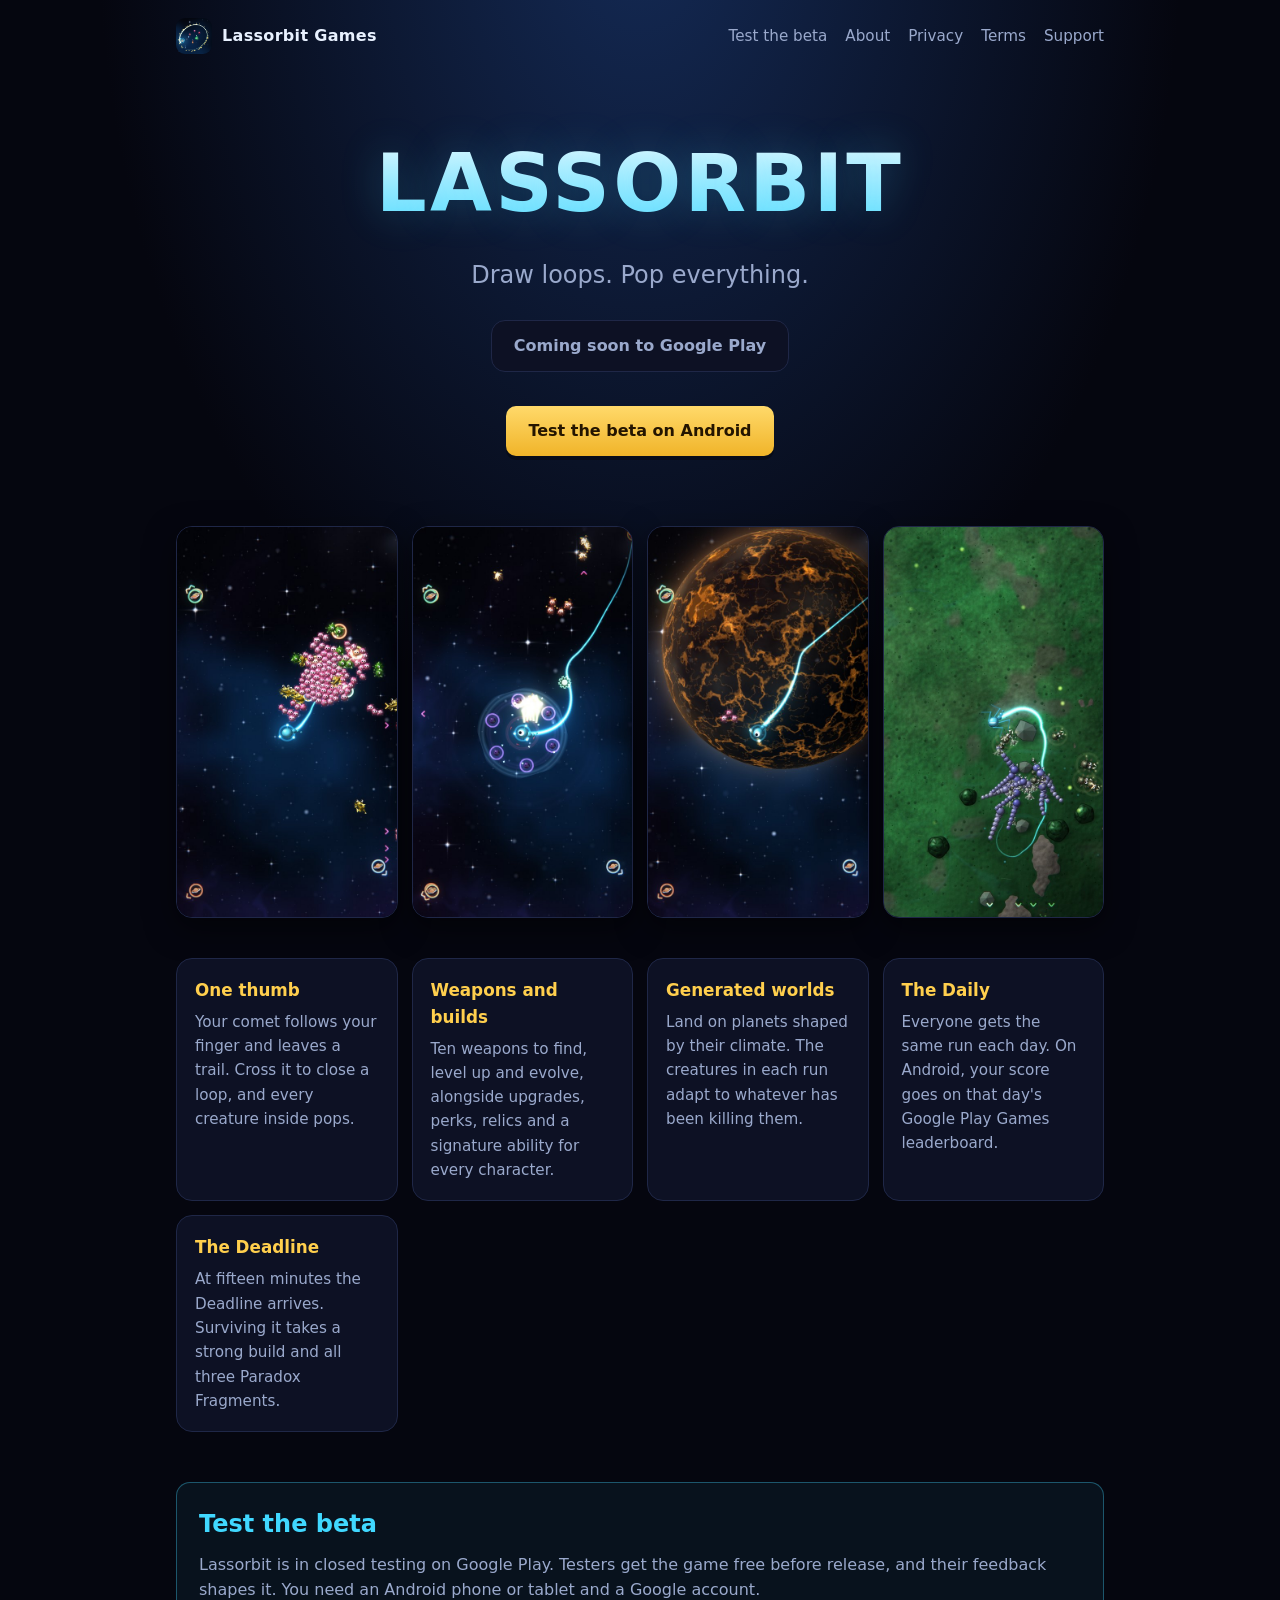
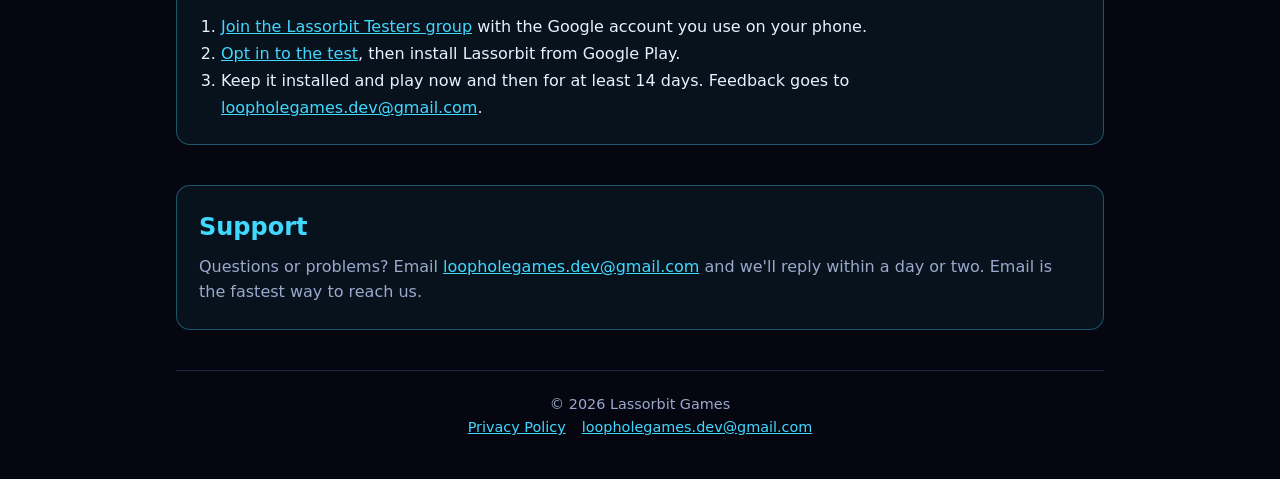
<file: index.html>
<!doctype html>
<html lang="en">
<head>
<meta charset="utf-8">
<meta name="viewport" content="width=device-width, initial-scale=1">
<title>Lassorbit: Draw loops. Pop everything.</title>
<meta name="description" content="Lassorbit is a one-thumb space roguelite by Lassorbit Games. Cross your own trail to close a loop, and everything inside pops.">
<link rel="icon" href="img/icon.png">
<link rel="stylesheet" href="style.css">
</head>
<body>
<div class="wrap">
  <header class="top">
    <a class="brand" href="./"><img src="img/icon.png" alt="">Lassorbit Games</a>
    <nav><a href="#beta">Test the beta</a><a href="#about">About</a><a href="privacy.html">Privacy</a><a href="terms.html">Terms</a><a href="#support">Support</a></nav>
  </header>

  <section class="hero">
    <h1>LASSORBIT</h1>
    <p class="tag">Draw loops. Pop everything.</p>
    <span class="badge soon">Coming soon to Google Play</span>
    <p><a class="cta" href="#beta">Test the beta on Android</a></p>
  </section>

  <section class="shots" aria-label="Screenshots">
    <img src="img/loop.jpg" alt="A loop closing around a swarm">
    <img src="img/weapons.jpg" alt="Evolved weapons clearing a crowd">
    <img src="img/boss.jpg" alt="Flying past a molten planet">
    <img src="img/planet.jpg" alt="Landed on an alien world">
  </section>

  <section id="about" class="features">
    <div class="card"><h3>One thumb</h3><p>Your comet follows your finger and leaves a trail. Cross it to close a loop, and every creature inside pops.</p></div>
    <div class="card"><h3>Weapons and builds</h3><p>Ten weapons to find, level up and evolve, alongside upgrades, perks, relics and a signature ability for every character.</p></div>
    <div class="card"><h3>Generated worlds</h3><p>Land on planets shaped by their climate. The creatures in each run adapt to whatever has been killing them.</p></div>
    <div class="card"><h3>The Daily</h3><p>Everyone gets the same run each day. On Android, your score goes on that day's Google Play Games leaderboard.</p></div>
    <div class="card"><h3>The Deadline</h3><p>At fifteen minutes the Deadline arrives. Surviving it takes a strong build and all three Paradox Fragments.</p></div>
  </section>

  <section id="beta" class="beta">
    <h2>Test the beta</h2>
    <p>Lassorbit is in closed testing on Google Play. Testers get the game free before release, and their feedback shapes it. You need an Android phone or tablet and a Google account.</p>
    <ol>
      <li><a href="https://groups.google.com/g/lassorbit-testers">Join the Lassorbit Testers group</a> with the Google account you use on your phone.</li>
      <li><a href="https://play.google.com/apps/testing/com.lassorbitgames.lassorbit">Opt in to the test</a>, then install Lassorbit from Google Play.</li>
      <li>Keep it installed and play now and then for at least 14 days. Feedback goes to <a href="mailto:loopholegames.dev@gmail.com">loopholegames.dev@gmail.com</a>.</li>
    </ol>
  </section>

  <section id="support" class="beta">
    <h2>Support</h2>
    <p>Questions or problems? Email <a href="mailto:loopholegames.dev@gmail.com">loopholegames.dev@gmail.com</a> and we'll reply within a day or two. Email is the fastest way to reach us.</p>
  </section>

  <footer>
    <div>&copy; 2026 Lassorbit Games</div>
    <div><a href="privacy.html">Privacy Policy</a><a href="mailto:loopholegames.dev@gmail.com">loopholegames.dev@gmail.com</a></div>
  </footer>
</div>
</body>
</html>
</file>
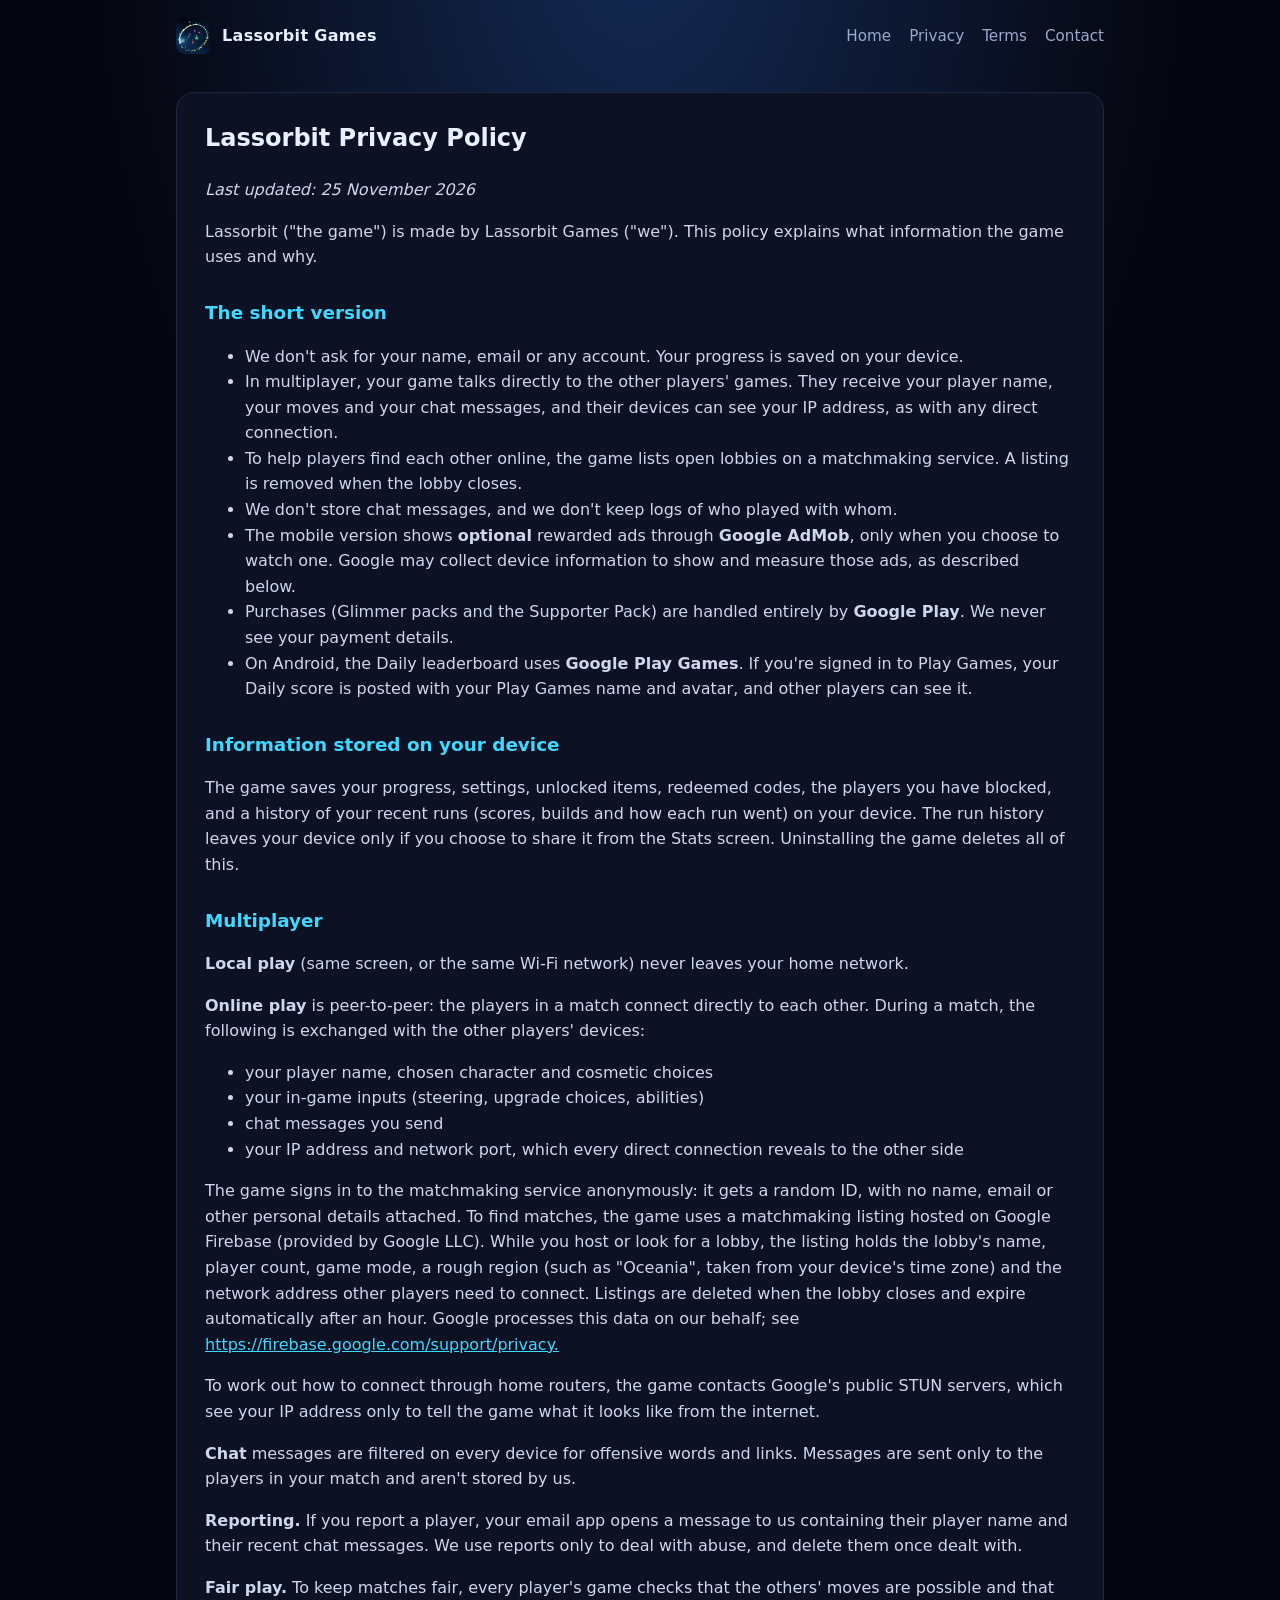
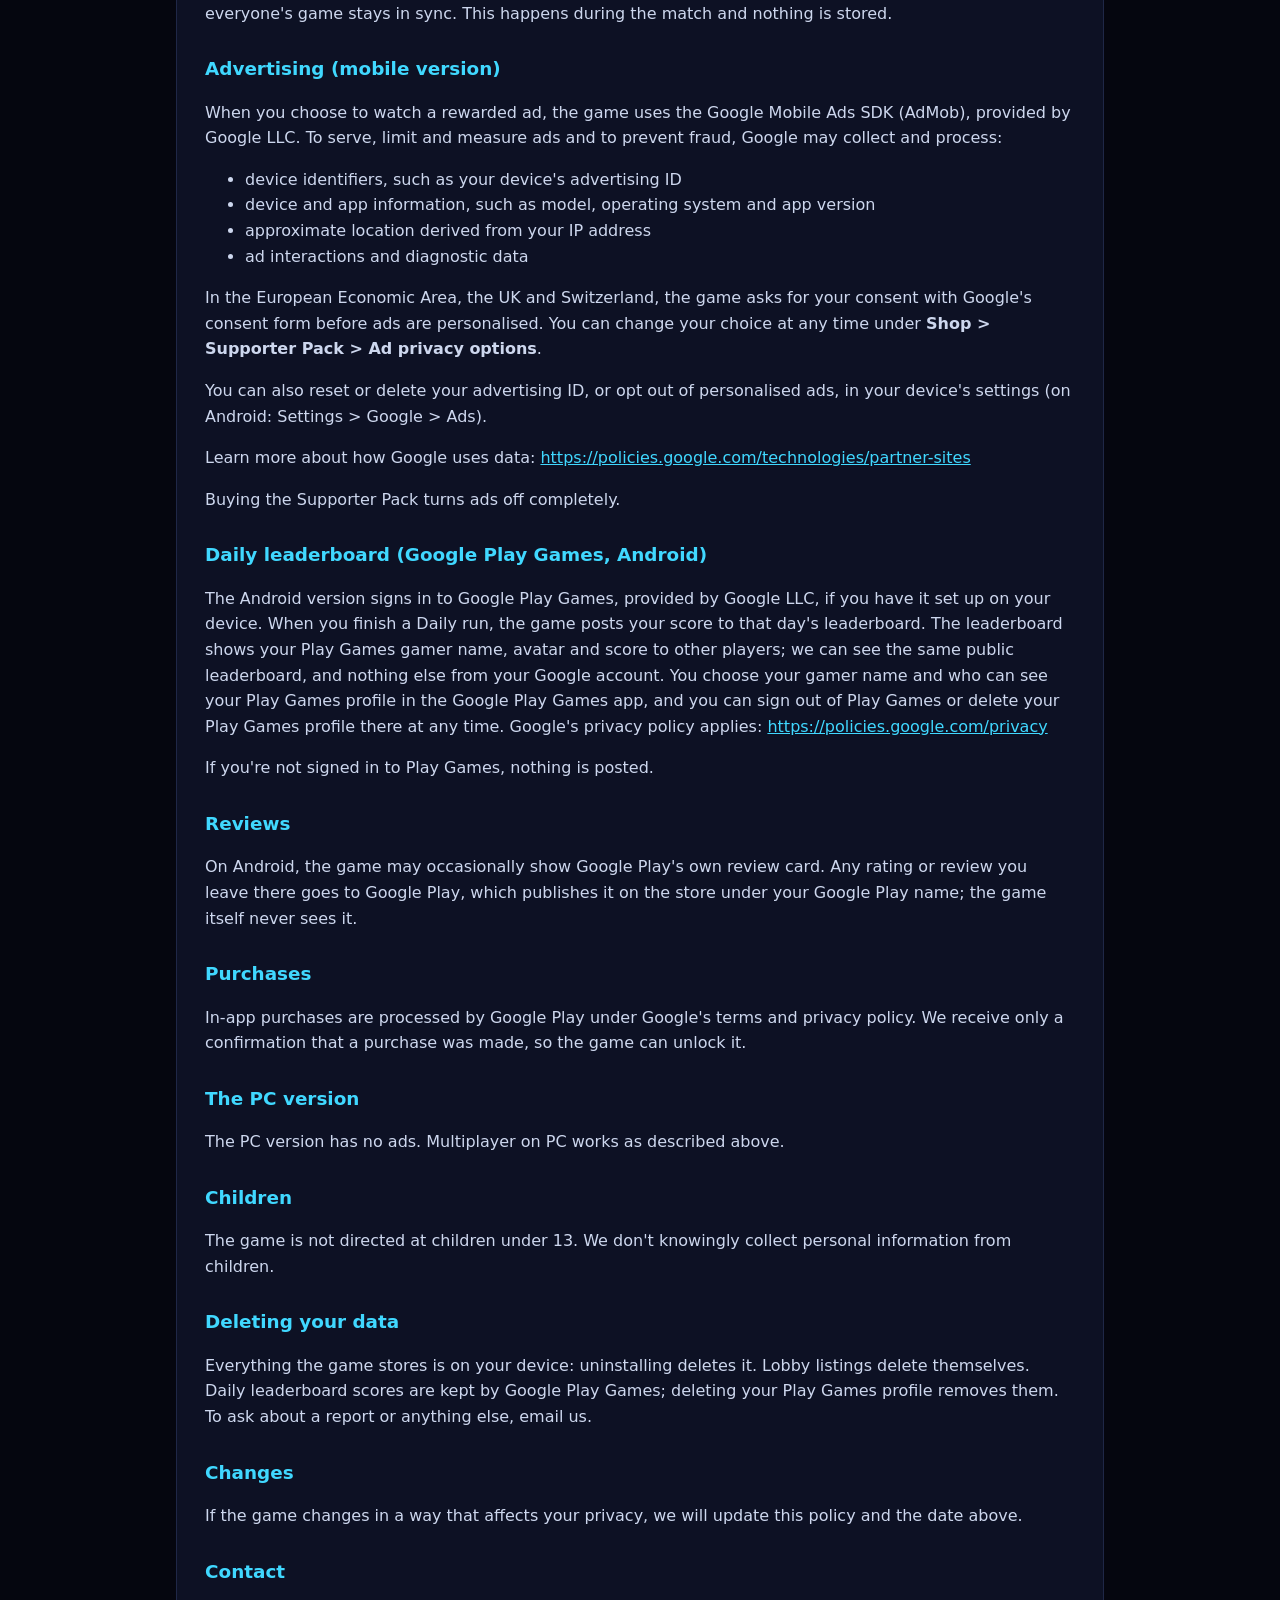
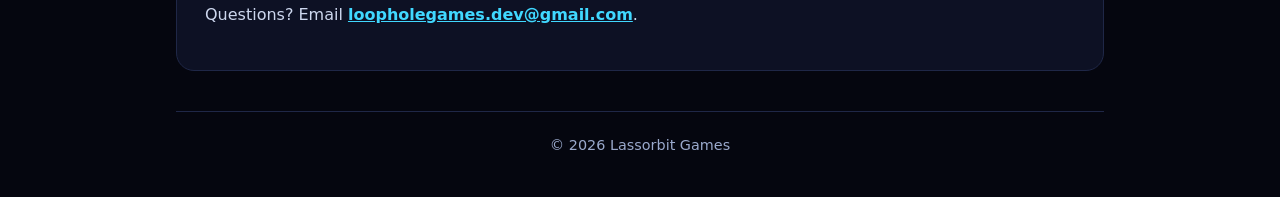
<file: privacy.html>
<!doctype html>
<html lang="en">
<head>
<meta charset="utf-8">
<meta name="viewport" content="width=device-width, initial-scale=1">
<title>Privacy Policy - Lassorbit</title>
<link rel="icon" href="img/icon.png">
<link rel="stylesheet" href="style.css">
</head>
<body>
<div class="wrap">
  <header class="top">
    <a class="brand" href="./"><img src="img/icon.png" alt="">Lassorbit Games</a>
    <nav><a href="./">Home</a><a href="privacy.html">Privacy</a><a href="terms.html">Terms</a><a href="mailto:loopholegames.dev@gmail.com">Contact</a></nav>
  </header>

  <article class="doc">
    <h1>Lassorbit Privacy Policy</h1>
    <p><em>Last updated: 25 November 2026</em></p>
    <p>Lassorbit ("the game") is made by Lassorbit Games ("we"). This policy explains what information the game uses and why.</p>
    <h2>The short version</h2>
    <ul>
      <li>We don't ask for your name, email or any account. Your progress is saved on your device.</li>
      <li>In multiplayer, your game talks directly to the other players' games. They receive your player name, your moves and your chat messages, and their devices can see your IP address, as with any direct connection.</li>
      <li>To help players find each other online, the game lists open lobbies on a matchmaking service. A listing is removed when the lobby closes.</li>
      <li>We don't store chat messages, and we don't keep logs of who played with whom.</li>
      <li>The mobile version shows <strong>optional</strong> rewarded ads through <strong>Google AdMob</strong>, only when you choose to watch one. Google may collect device information to show and measure those ads, as described below.</li>
      <li>Purchases (Glimmer packs and the Supporter Pack) are handled entirely by <strong>Google Play</strong>. We never see your payment details.</li>
      <li>On Android, the Daily leaderboard uses <strong>Google Play Games</strong>. If you're signed in to Play Games, your Daily score is posted with your Play Games name and avatar, and other players can see it.</li>
    </ul>
    <h2>Information stored on your device</h2>
    <p>The game saves your progress, settings, unlocked items, redeemed codes, the players you have blocked, and a history of your recent runs (scores, builds and how each run went) on your device. The run history leaves your device only if you choose to share it from the Stats screen. Uninstalling the game deletes all of this.</p>
    <h2>Multiplayer</h2>
    <p><strong>Local play</strong> (same screen, or the same Wi-Fi network) never leaves your home network.</p>
    <p><strong>Online play</strong> is peer-to-peer: the players in a match connect directly to each other. During a match, the following is exchanged with the other players' devices:</p>
    <ul>
      <li>your player name, chosen character and cosmetic choices</li>
      <li>your in-game inputs (steering, upgrade choices, abilities)</li>
      <li>chat messages you send</li>
      <li>your IP address and network port, which every direct connection reveals to the other side</li>
    </ul>
    <p>The game signs in to the matchmaking service anonymously: it gets a random ID, with no name, email or other personal details attached. To find matches, the game uses a matchmaking listing hosted on Google Firebase (provided by Google LLC). While you host or look for a lobby, the listing holds the lobby's name, player count, game mode, a rough region (such as "Oceania", taken from your device's time zone) and the network address other players need to connect. Listings are deleted when the lobby closes and expire automatically after an hour. Google processes this data on our behalf; see <a href="https://firebase.google.com/support/privacy.">https://firebase.google.com/support/privacy.</a></p>
    <p>To work out how to connect through home routers, the game contacts Google's public STUN servers, which see your IP address only to tell the game what it looks like from the internet.</p>
    <p><strong>Chat</strong> messages are filtered on every device for offensive words and links. Messages are sent only to the players in your match and aren't stored by us.</p>
    <p><strong>Reporting.</strong> If you report a player, your email app opens a message to us containing their player name and their recent chat messages. We use reports only to deal with abuse, and delete them once dealt with.</p>
    <p><strong>Fair play.</strong> To keep matches fair, every player's game checks that the others' moves are possible and that everyone's game stays in sync. This happens during the match and nothing is stored.</p>
    <h2>Advertising (mobile version)</h2>
    <p>When you choose to watch a rewarded ad, the game uses the Google Mobile Ads SDK (AdMob), provided by Google LLC. To serve, limit and measure ads and to prevent fraud, Google may collect and process:</p>
    <ul>
      <li>device identifiers, such as your device's advertising ID</li>
      <li>device and app information, such as model, operating system and app version</li>
      <li>approximate location derived from your IP address</li>
      <li>ad interactions and diagnostic data</li>
    </ul>
    <p>In the European Economic Area, the UK and Switzerland, the game asks for your consent with Google's consent form before ads are personalised. You can change your choice at any time under <strong>Shop &gt; Supporter Pack &gt; Ad privacy options</strong>.</p>
    <p>You can also reset or delete your advertising ID, or opt out of personalised ads, in your device's settings (on Android: Settings &gt; Google &gt; Ads).</p>
    <p>Learn more about how Google uses data: <a href="https://policies.google.com/technologies/partner-sites">https://policies.google.com/technologies/partner-sites</a></p>
    <p>Buying the Supporter Pack turns ads off completely.</p>
    <h2>Daily leaderboard (Google Play Games, Android)</h2>
    <p>The Android version signs in to Google Play Games, provided by Google LLC, if you have it set up on your device. When you finish a Daily run, the game posts your score to that day's leaderboard. The leaderboard shows your Play Games gamer name, avatar and score to other players; we can see the same public leaderboard, and nothing else from your Google account. You choose your gamer name and who can see your Play Games profile in the Google Play Games app, and you can sign out of Play Games or delete your Play Games profile there at any time. Google's privacy policy applies: <a href="https://policies.google.com/privacy">https://policies.google.com/privacy</a></p>
    <p>If you're not signed in to Play Games, nothing is posted.</p>
    <h2>Reviews</h2>
    <p>On Android, the game may occasionally show Google Play's own review card. Any rating or review you leave there goes to Google Play, which publishes it on the store under your Google Play name; the game itself never sees it.</p>
    <h2>Purchases</h2>
    <p>In-app purchases are processed by Google Play under Google's terms and privacy policy. We receive only a confirmation that a purchase was made, so the game can unlock it.</p>
    <h2>The PC version</h2>
    <p>The PC version has no ads. Multiplayer on PC works as described above.</p>
    <h2>Children</h2>
    <p>The game is not directed at children under 13. We don't knowingly collect personal information from children.</p>
    <h2>Deleting your data</h2>
    <p>Everything the game stores is on your device: uninstalling deletes it. Lobby listings delete themselves. Daily leaderboard scores are kept by Google Play Games; deleting your Play Games profile removes them. To ask about a report or anything else, email us.</p>
    <h2>Changes</h2>
    <p>If the game changes in a way that affects your privacy, we will update this policy and the date above.</p>
    <h2>Contact</h2>
    <p>Questions? Email <strong><a href="mailto:loopholegames.dev@gmail.com">loopholegames.dev@gmail.com</a></strong>.</p>
  </article>

  <footer><div>&copy; 2026 Lassorbit Games</div></footer>
</div>
</body>
</html>
</file>
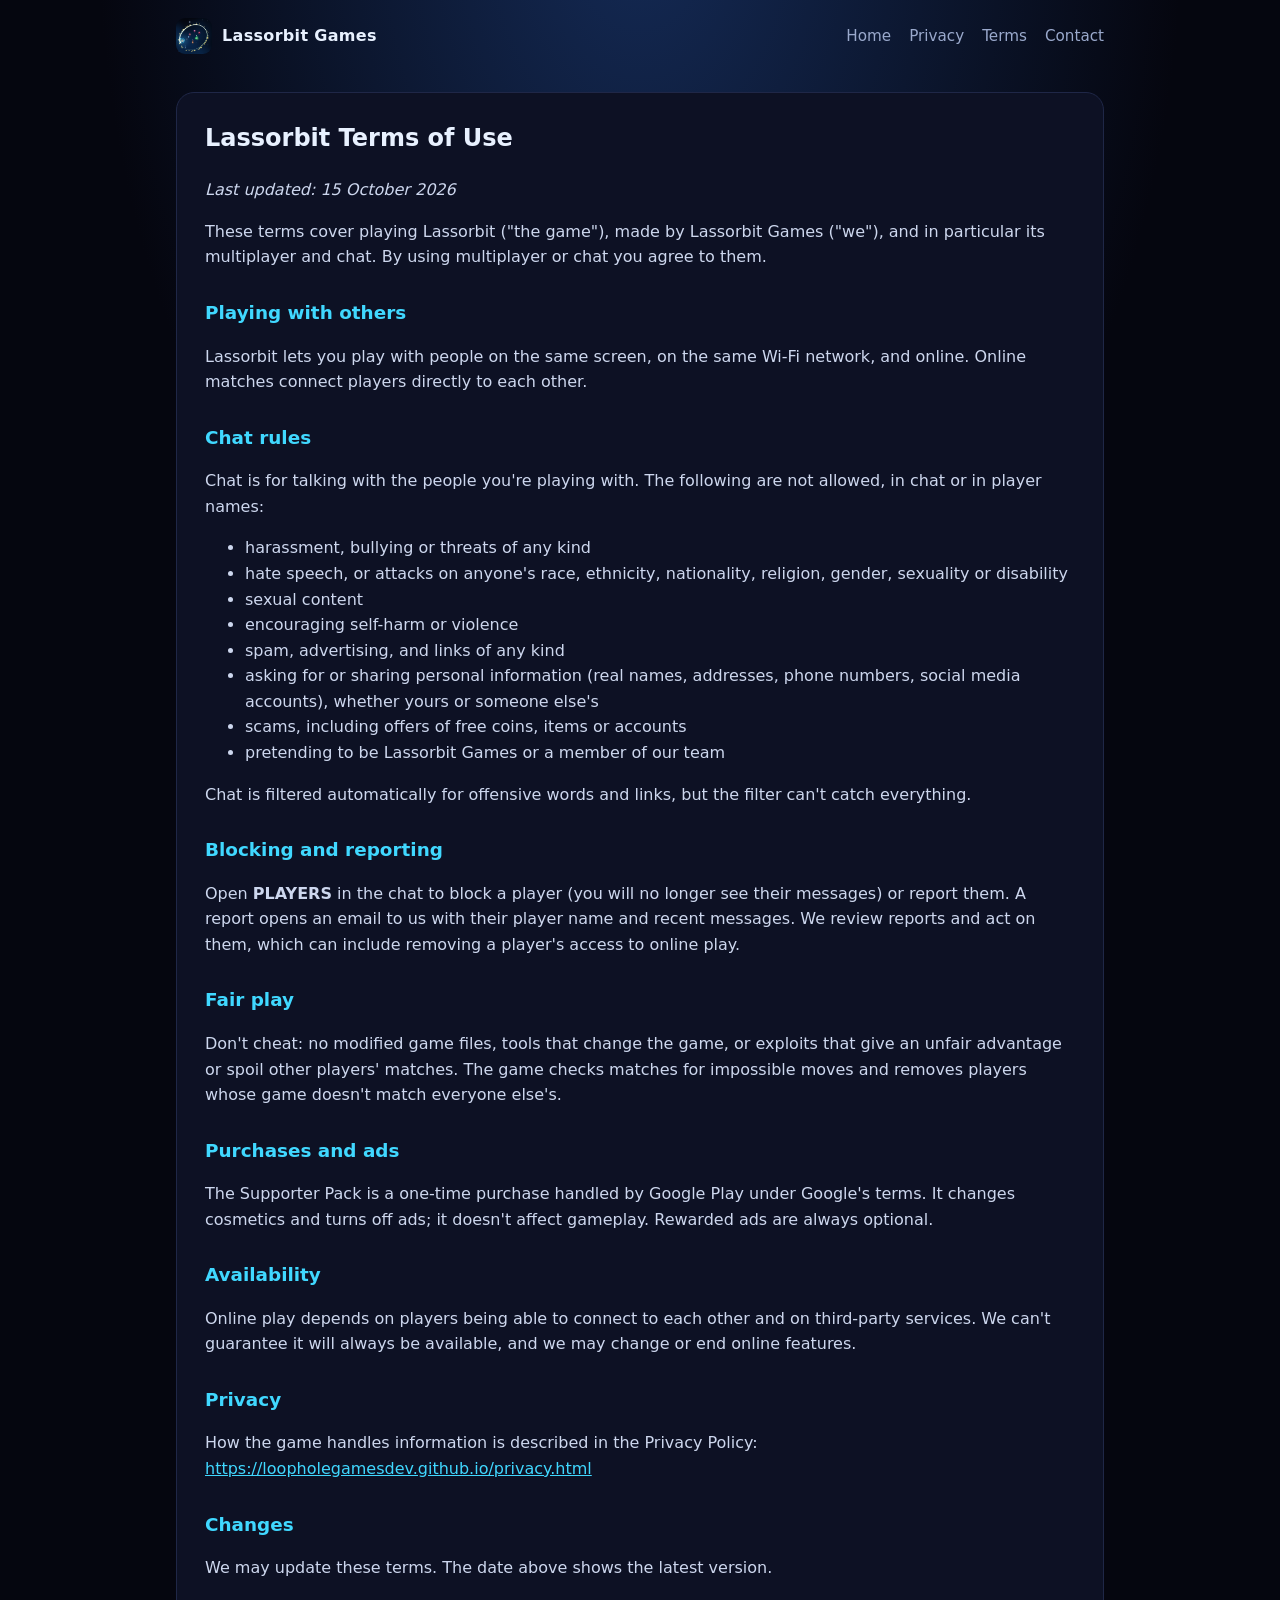
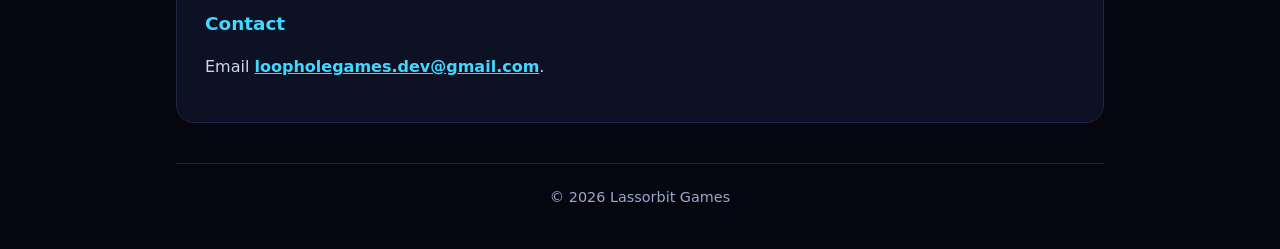
<file: terms.html>
<!doctype html>
<html lang="en">
<head>
<meta charset="utf-8">
<meta name="viewport" content="width=device-width, initial-scale=1">
<title>Terms of Use - Lassorbit</title>
<link rel="icon" href="img/icon.png">
<link rel="stylesheet" href="style.css">
</head>
<body>
<div class="wrap">
  <header class="top">
    <a class="brand" href="./"><img src="img/icon.png" alt="">Lassorbit Games</a>
    <nav><a href="./">Home</a><a href="privacy.html">Privacy</a><a href="terms.html">Terms</a><a href="mailto:loopholegames.dev@gmail.com">Contact</a></nav>
  </header>

  <article class="doc">
    <h1>Lassorbit Terms of Use</h1>
    <p><em>Last updated: 15 October 2026</em></p>
    <p>These terms cover playing Lassorbit ("the game"), made by Lassorbit Games ("we"), and in particular its multiplayer and chat. By using multiplayer or chat you agree to them.</p>
    <h2>Playing with others</h2>
    <p>Lassorbit lets you play with people on the same screen, on the same Wi-Fi network, and online. Online matches connect players directly to each other.</p>
    <h2>Chat rules</h2>
    <p>Chat is for talking with the people you're playing with. The following are not allowed, in chat or in player names:</p>
    <ul>
      <li>harassment, bullying or threats of any kind</li>
      <li>hate speech, or attacks on anyone's race, ethnicity, nationality, religion, gender, sexuality or disability</li>
      <li>sexual content</li>
      <li>encouraging self-harm or violence</li>
      <li>spam, advertising, and links of any kind</li>
      <li>asking for or sharing personal information (real names, addresses, phone numbers, social media accounts), whether yours or someone else's</li>
      <li>scams, including offers of free coins, items or accounts</li>
      <li>pretending to be Lassorbit Games or a member of our team</li>
    </ul>
    <p>Chat is filtered automatically for offensive words and links, but the filter can't catch everything.</p>
    <h2>Blocking and reporting</h2>
    <p>Open <strong>PLAYERS</strong> in the chat to block a player (you will no longer see their messages) or report them. A report opens an email to us with their player name and recent messages. We review reports and act on them, which can include removing a player's access to online play.</p>
    <h2>Fair play</h2>
    <p>Don't cheat: no modified game files, tools that change the game, or exploits that give an unfair advantage or spoil other players' matches. The game checks matches for impossible moves and removes players whose game doesn't match everyone else's.</p>
    <h2>Purchases and ads</h2>
    <p>The Supporter Pack is a one-time purchase handled by Google Play under Google's terms. It changes cosmetics and turns off ads; it doesn't affect gameplay. Rewarded ads are always optional.</p>
    <h2>Availability</h2>
    <p>Online play depends on players being able to connect to each other and on third-party services. We can't guarantee it will always be available, and we may change or end online features.</p>
    <h2>Privacy</h2>
    <p>How the game handles information is described in the Privacy Policy: <a href="https://loopholegamesdev.github.io/privacy.html">https://loopholegamesdev.github.io/privacy.html</a></p>
    <h2>Changes</h2>
    <p>We may update these terms. The date above shows the latest version.</p>
    <h2>Contact</h2>
    <p>Email <strong><a href="mailto:loopholegames.dev@gmail.com">loopholegames.dev@gmail.com</a></strong>.</p>
  </article>

  <footer><div>&copy; 2026 Lassorbit Games</div></footer>
</div>
</body>
</html>
</file>
<file: style.css>
:root {
  --bg: #05060f;
  --panel: #0d1124;
  --ink: #e8f1ff;
  --soft: #9aa9cc;
  --cyan: #40d8ff;
  --violet: #9d5cff;
  --gold: #ffcf4d;
  --edge: #1f2747;
}
* { box-sizing: border-box; }
html, body { margin: 0; background: var(--bg); color: var(--ink); font-family: system-ui, -apple-system, "Segoe UI", Roboto, sans-serif; line-height: 1.6; }
body { background: radial-gradient(ellipse at 50% -10%, #142a55 0%, var(--bg) 60%) fixed; }
a { color: var(--cyan); }
.wrap { max-width: 960px; margin: 0 auto; padding: 0 16px; }
header.top { display: flex; align-items: center; justify-content: space-between; padding: 18px 0; }
header.top .brand { display: flex; align-items: center; gap: 10px; color: var(--ink); text-decoration: none; font-weight: 700; letter-spacing: .02em; }
header.top .brand img { width: 36px; height: 36px; border-radius: 9px; }
header.top nav a { color: var(--soft); text-decoration: none; margin-left: 18px; font-size: .95rem; }
header.top nav a:hover { color: var(--ink); }
.hero { text-align: center; padding: 48px 0 24px; }
.hero h1 { font-size: clamp(2.6rem, 9vw, 5rem); margin: 0; letter-spacing: .04em; background: linear-gradient(180deg, #ffffff 0%, var(--cyan) 100%); -webkit-background-clip: text; background-clip: text; color: transparent; text-shadow: 0 0 40px rgba(64, 216, 255, .25); }
.hero .tag { font-size: clamp(1.1rem, 3.5vw, 1.5rem); color: var(--soft); margin: 8px 0 26px; }
.badge { display: inline-block; padding: 12px 22px; border-radius: 14px; background: linear-gradient(180deg, #2a7fd6, #1b5fae); color: #fff; font-weight: 700; text-decoration: none; box-shadow: 0 8px 24px rgba(30, 110, 220, .35); }
.badge.soon { background: var(--panel); border: 1px solid var(--edge); color: var(--soft); box-shadow: none; }
.shots { display: grid; grid-template-columns: repeat(4, 1fr); gap: 14px; padding: 30px 0; }
.shots img { width: 100%; border-radius: 16px; border: 1px solid var(--edge); box-shadow: 0 10px 30px rgba(0, 0, 0, .5); }
@media (max-width: 720px) { .shots { grid-template-columns: repeat(2, 1fr); } header.top nav a { margin-left: 12px; } }
.features { display: grid; grid-template-columns: repeat(auto-fit, minmax(220px, 1fr)); gap: 14px; padding: 10px 0 40px; }
.card { background: var(--panel); border: 1px solid var(--edge); border-radius: 16px; padding: 18px; }
.card h3 { margin: 0 0 6px; color: var(--gold); font-size: 1.05rem; }
.card p { margin: 0; color: var(--soft); font-size: .95rem; }
footer { border-top: 1px solid var(--edge); padding: 22px 0 40px; color: var(--soft); font-size: .9rem; text-align: center; }
footer a { margin: 0 8px; }
.doc { background: var(--panel); border: 1px solid var(--edge); border-radius: 18px; padding: 26px 28px; margin: 20px 0 40px; }
.doc h1 { margin-top: 0; }
.doc h2 { color: var(--cyan); font-size: 1.15rem; margin-top: 28px; }
.doc p, .doc li { color: #cdd7ee; }

.cta { display: inline-block; margin-top: 18px; padding: 12px 22px; border-radius: 10px; background: linear-gradient(180deg, #ffd96a, #f0b429); color: #241500; font-weight: 700; text-decoration: none; box-shadow: 0 4px 0 rgba(0,0,0,.35); }
.cta:hover { filter: brightness(1.08); }
.beta { margin: 10px 0 40px; padding: 22px 22px 14px; border-radius: 14px; background: rgba(64, 216, 255, .06); border: 1px solid rgba(64, 216, 255, .35); }
.beta h2 { margin: 0 0 8px; color: var(--cyan); }
.beta p { color: var(--soft); margin: 0 0 10px; }
.beta ol { margin: 0 0 8px; padding-left: 22px; line-height: 1.7; }
.beta a { color: var(--cyan); }
</file>
